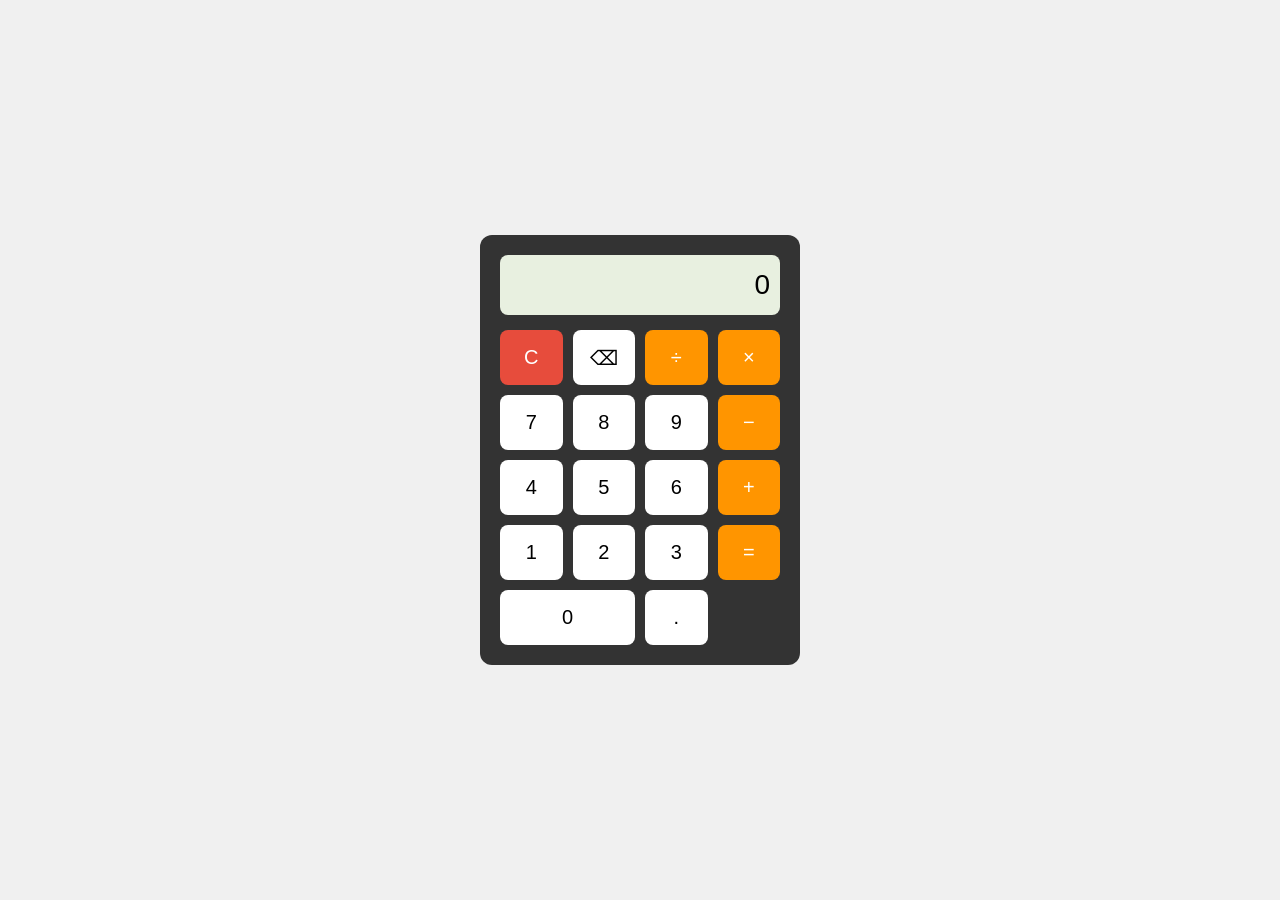
<file: CALCULATOR/CALCULATOR.HTML>
<!DOCTYPE html>
<html>
<head>
  <title>Calculator</title>
  <link rel="stylesheet" href="CALCULATOR.CSS">
</head>
<body>
  <div class="calculator">
    <input type="text" id="display" value="0" readonly>

    <div class="buttons">
      <button class="clear" onclick="clearAll()">C</button>
      <button onclick="deleteLast()">⌫</button>
      <button class="operator" onclick="chooseOperator('/')">÷</button>
      <button class="operator" onclick="chooseOperator('*')">×</button>

      <button onclick="appendNumber('7')">7</button>
      <button onclick="appendNumber('8')">8</button>
      <button onclick="appendNumber('9')">9</button>
      <button class="operator" onclick="chooseOperator('-')">−</button>

      <button onclick="appendNumber('4')">4</button>
      <button onclick="appendNumber('5')">5</button>
      <button onclick="appendNumber('6')">6</button>
      <button class="operator" onclick="chooseOperator('+')">+</button>

      <button onclick="appendNumber('1')">1</button>
      <button onclick="appendNumber('2')">2</button>
      <button onclick="appendNumber('3')">3</button>
      <button class="equals" onclick="calculate()">=</button>

      <button class="zero" onclick="appendNumber('0')">0</button>
      <button onclick="appendNumber('.')">.</button>
    </div>
  </div>

  <script src="CALCULATOR.JS"></script>
</body>
</html>
</file>
<file: CALCULATOR/CALCULATOR.CSS>
body {
  background: #f0f0f0;
  font-family: Arial, sans-serif;
  display: flex;
  justify-content: center;
  align-items: center;
  height: 100vh;
  margin: 0;
}

.calculator {
  background: #333;
  padding: 20px;
  border-radius: 12px;
  width: 280px;
}

#display {
  width: 100%;
  box-sizing: border-box;
  height: 60px;
  font-size: 28px;
  text-align: right;
  padding: 10px;
  margin-bottom: 15px;
  border: none;
  border-radius: 8px;
  background: #e8f0e0;
}

.buttons {
  display: grid;
  grid-template-columns: repeat(4, 1fr);
  gap: 10px;
}

button {
  height: 55px;
  font-size: 20px;
  border: none;
  border-radius: 8px;
  background: #fff;
  cursor: pointer;
}

button:hover {
  background: #ddd;
}

.operator, .equals {
  background: #ff9500;
  color: white;
}

.operator:hover, .equals:hover {
  background: #e08600;
}

.clear {
  background: #e74c3c;
  color: white;
}

.zero {
  grid-column: span 2;
}
</file>
